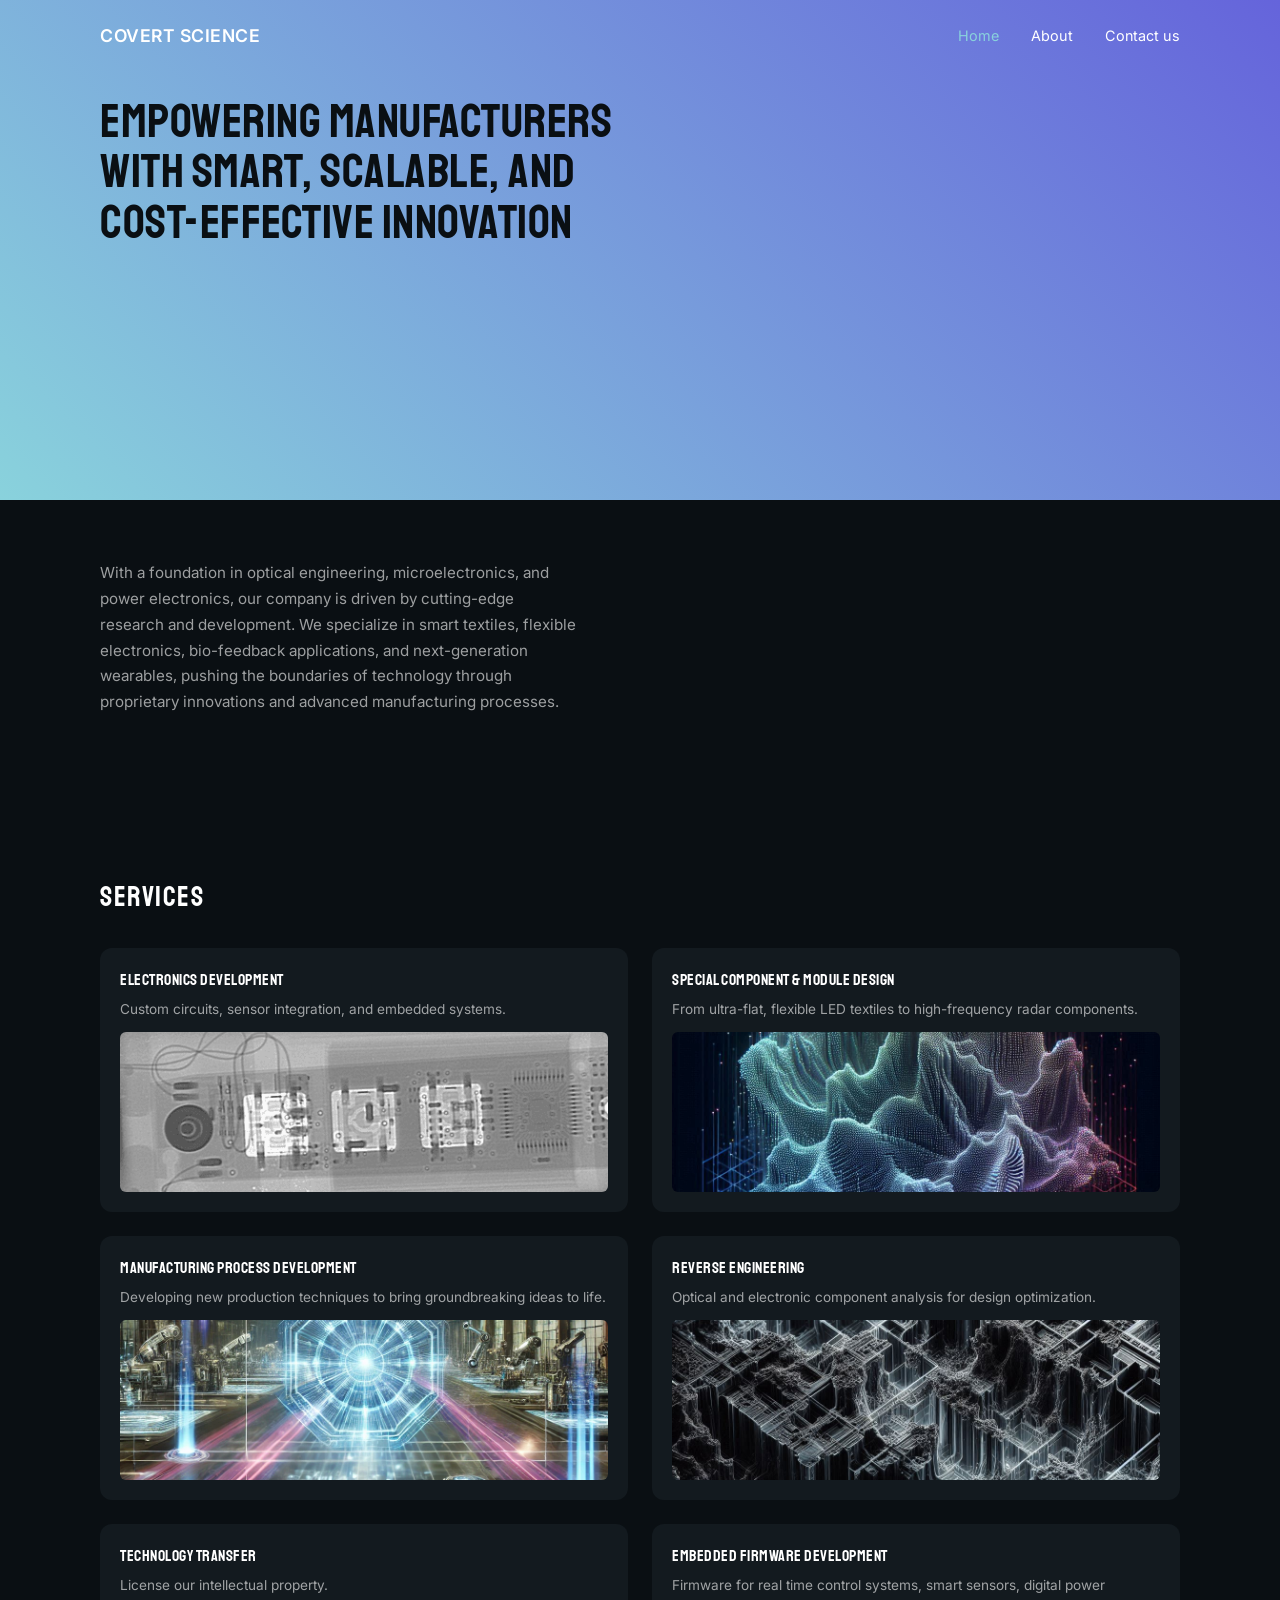
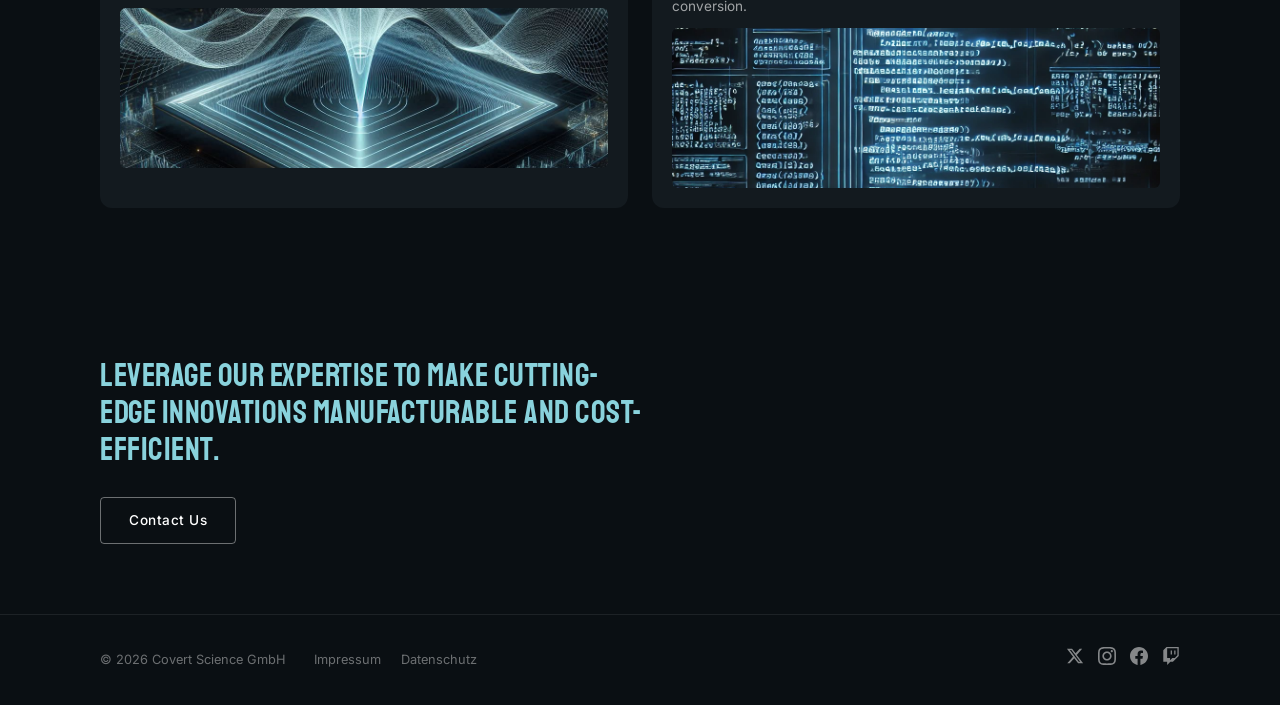
<file: index.html>
<!DOCTYPE html>
<html lang="en">
<head>
    <meta charset="UTF-8">
    <meta name="viewport" content="width=device-width, initial-scale=1.0">
    <title>Covert Science - Smart, Scalable, and Cost-Effective Innovation</title>
    <meta name="description" content="Empowering Manufacturers with Smart, Scalable, and Cost-Effective Innovation. Optical engineering, microelectronics, power electronics, and advanced materials research.">
    <link rel="icon" type="image/svg+xml" href="images/favicon.svg">
    <link rel="preconnect" href="https://fonts.googleapis.com">
    <link rel="preconnect" href="https://fonts.gstatic.com" crossorigin>
    <link href="https://fonts.googleapis.com/css2?family=Inter:wght@400;500;600;700&family=Staatliches&display=swap" rel="stylesheet">
    <link rel="stylesheet" href="css/style.css">
</head>
<body>
    <!-- Navigation -->
    <nav class="nav">
        <div class="nav-container">
            <a href="index.html" class="nav-logo">COVERT SCIENCE</a>
            <button class="nav-toggle" aria-label="Toggle menu">
                <span></span>
                <span></span>
                <span></span>
            </button>
            <ul class="nav-links">
                <li><a href="index.html" class="active">Home</a></li>
                <li><a href="about-us.html">About</a></li>
                <li><a href="contact-us.html">Contact us</a></li>
            </ul>
        </div>
    </nav>

    <!-- Hero Section with Gradient -->
    <section class="hero">
        <h1 class="hero-headline">Empowering Manufacturers with Smart, Scalable, and Cost-Effective Innovation</h1>
    </section>

    <!-- Description Section -->
    <section class="description-section">
        <div class="container">
            <p class="description-text">With a foundation in optical engineering, microelectronics, and power electronics, our company is driven by cutting-edge research and development. We specialize in smart textiles, flexible electronics, bio-feedback applications, and next-generation wearables, pushing the boundaries of technology through proprietary innovations and advanced manufacturing processes.</p>
        </div>
    </section>

    <!-- Services Section -->
    <section class="section section-dark">
        <div class="container">
            <h2 class="services-heading">Services</h2>
            <div class="services-grid">
                <!-- Electronics Development -->
                <div class="service-card">
                    <div class="service-card-content">
                        <h3>Electronics Development</h3>
                        <p>Custom circuits, sensor integration, and embedded systems.</p>
                    </div>
                    <img src="images/electronics-development.png" alt="Electronics Development" class="service-card-image">
                </div>

                <!-- Special Component & Module Design -->
                <div class="service-card">
                    <div class="service-card-content">
                        <h3>Special Component & Module Design</h3>
                        <p>From ultra-flat, flexible LED textiles to high-frequency radar components.</p>
                    </div>
                    <img src="images/component-design.jpg" alt="Special Component & Module Design" class="service-card-image">
                </div>

                <!-- Manufacturing Process Development -->
                <div class="service-card">
                    <div class="service-card-content">
                        <h3>Manufacturing Process Development</h3>
                        <p>Developing new production techniques to bring groundbreaking ideas to life.</p>
                    </div>
                    <img src="images/manufacturing-process.webp" alt="Manufacturing Process Development" class="service-card-image">
                </div>

                <!-- Reverse Engineering -->
                <div class="service-card">
                    <div class="service-card-content">
                        <h3>Reverse Engineering</h3>
                        <p>Optical and electronic component analysis for design optimization.</p>
                    </div>
                    <img src="images/reverse-engineering.jpg" alt="Reverse Engineering" class="service-card-image">
                </div>

                <!-- Technology Transfer -->
                <div class="service-card">
                    <div class="service-card-content">
                        <h3>Technology Transfer</h3>
                        <p>License our intellectual property.</p>
                    </div>
                    <img src="images/technology-transfer.jpg" alt="Technology Transfer" class="service-card-image">
                </div>

                <!-- Embedded Firmware Development -->
                <div class="service-card">
                    <div class="service-card-content">
                        <h3>Embedded Firmware Development</h3>
                        <p>Firmware for real time control systems, smart sensors, digital power conversion.</p>
                    </div>
                    <img src="images/firmware-development.webp" alt="Embedded Firmware Development" class="service-card-image">
                </div>
            </div>
        </div>
    </section>

    <!-- CTA Section -->
    <section class="cta">
        <div class="container">
            <p class="cta-text">Leverage our expertise to make cutting-edge innovations manufacturable and cost-efficient.</p>
            <a href="contact-us.html" class="btn btn-primary">Contact Us</a>
        </div>
    </section>

    <!-- Footer -->
    <footer class="footer">
        <div class="container">
            <div class="footer-content">
                <div class="footer-left">
                    <p class="footer-copyright">&copy; 2026 Covert Science GmbH</p>
                    <div class="footer-links">
                        <a href="impressum.html">Impressum</a>
                        <a href="datenschutz.html">Datenschutz</a>
                    </div>
                </div>
                <div class="footer-social">
                    <a href="#" aria-label="Twitter"><svg width="20" height="20" fill="currentColor" viewBox="0 0 24 24"><path d="M18.244 2.25h3.308l-7.227 8.26 8.502 11.24H16.17l-5.214-6.817L4.99 21.75H1.68l7.73-8.835L1.254 2.25H8.08l4.713 6.231zm-1.161 17.52h1.833L7.084 4.126H5.117z"/></svg></a>
                    <a href="#" aria-label="Instagram"><svg width="20" height="20" fill="currentColor" viewBox="0 0 24 24"><path d="M12 2.163c3.204 0 3.584.012 4.85.07 3.252.148 4.771 1.691 4.919 4.919.058 1.265.069 1.645.069 4.849 0 3.205-.012 3.584-.069 4.849-.149 3.225-1.664 4.771-4.919 4.919-1.266.058-1.644.07-4.85.07-3.204 0-3.584-.012-4.849-.07-3.26-.149-4.771-1.699-4.919-4.92-.058-1.265-.07-1.644-.07-4.849 0-3.204.013-3.583.07-4.849.149-3.227 1.664-4.771 4.919-4.919 1.266-.057 1.645-.069 4.849-.069zm0-2.163c-3.259 0-3.667.014-4.947.072-4.358.2-6.78 2.618-6.98 6.98-.059 1.281-.073 1.689-.073 4.948 0 3.259.014 3.668.072 4.948.2 4.358 2.618 6.78 6.98 6.98 1.281.058 1.689.072 4.948.072 3.259 0 3.668-.014 4.948-.072 4.354-.2 6.782-2.618 6.979-6.98.059-1.28.073-1.689.073-4.948 0-3.259-.014-3.667-.072-4.947-.196-4.354-2.617-6.78-6.979-6.98-1.281-.059-1.69-.073-4.949-.073zm0 5.838c-3.403 0-6.162 2.759-6.162 6.162s2.759 6.163 6.162 6.163 6.162-2.759 6.162-6.163c0-3.403-2.759-6.162-6.162-6.162zm0 10.162c-2.209 0-4-1.79-4-4 0-2.209 1.791-4 4-4s4 1.791 4 4c0 2.21-1.791 4-4 4zm6.406-11.845c-.796 0-1.441.645-1.441 1.44s.645 1.44 1.441 1.44c.795 0 1.439-.645 1.439-1.44s-.644-1.44-1.439-1.44z"/></svg></a>
                    <a href="#" aria-label="Facebook"><svg width="20" height="20" fill="currentColor" viewBox="0 0 24 24"><path d="M24 12.073c0-6.627-5.373-12-12-12s-12 5.373-12 12c0 5.99 4.388 10.954 10.125 11.854v-8.385H7.078v-3.47h3.047V9.43c0-3.007 1.792-4.669 4.533-4.669 1.312 0 2.686.235 2.686.235v2.953H15.83c-1.491 0-1.956.925-1.956 1.874v2.25h3.328l-.532 3.47h-2.796v8.385C19.612 23.027 24 18.062 24 12.073z"/></svg></a>
                    <a href="#" aria-label="Twitch"><svg width="20" height="20" fill="currentColor" viewBox="0 0 24 24"><path d="M11.571 4.714h1.715v5.143H11.57zm4.715 0H18v5.143h-1.714zM6 0L1.714 4.286v15.428h5.143V24l4.286-4.286h3.428L22.286 12V0zm14.571 11.143l-3.428 3.428h-3.429l-3 3v-3H6.857V1.714h13.714Z"/></svg></a>
                </div>
            </div>
        </div>
    </footer>

    <script>
        // Mobile menu toggle
        document.querySelector('.nav-toggle').addEventListener('click', function() {
            document.querySelector('.nav-links').classList.toggle('active');
        });
    </script>
</body>
</html>
</file>
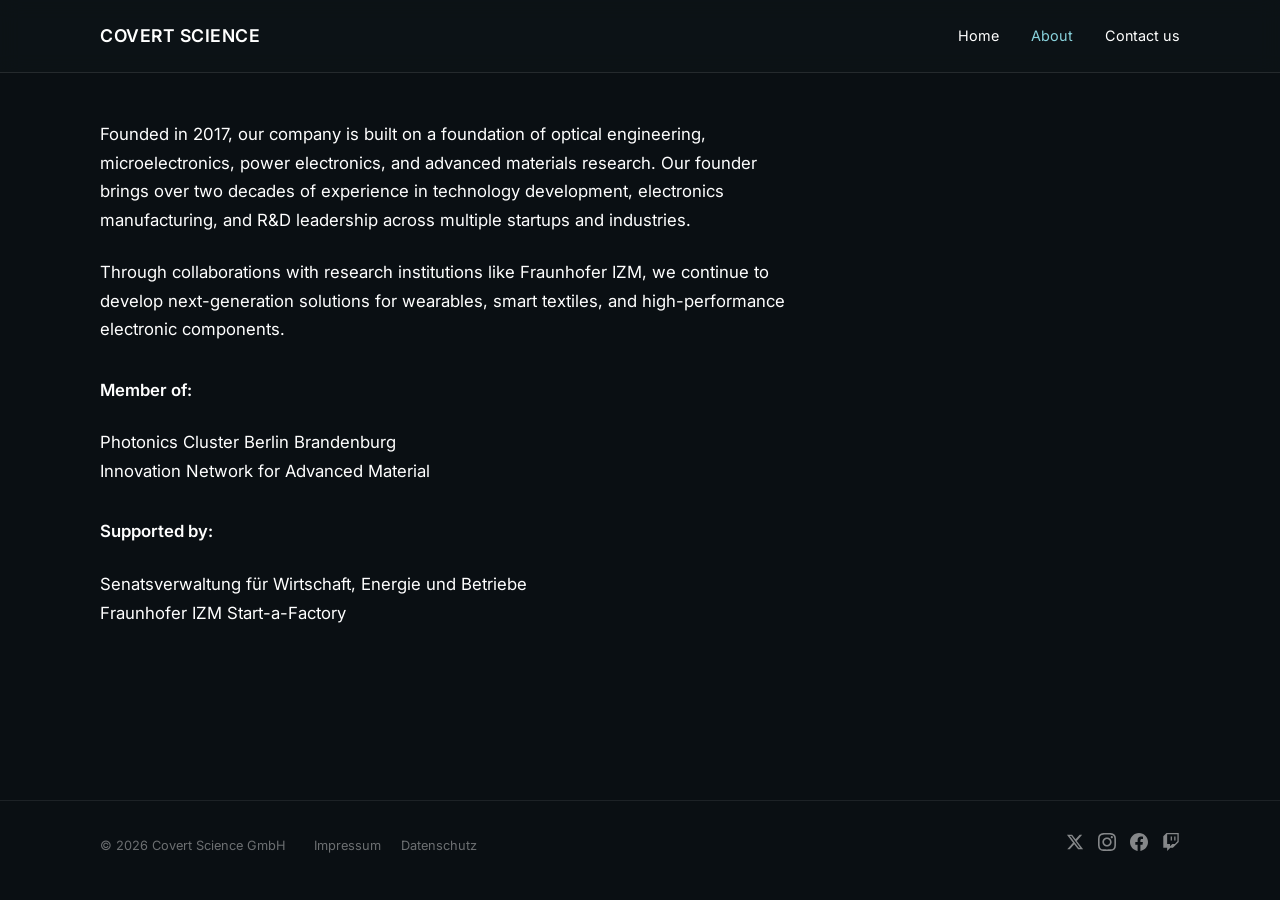
<file: about-us.html>
<!DOCTYPE html>
<html lang="en">
<head>
    <meta charset="UTF-8">
    <meta name="viewport" content="width=device-width, initial-scale=1.0">
    <title>About Us - Covert Science GmbH</title>
    <meta name="description" content="Learn about Covert Science GmbH - specialists in optical engineering, microelectronics, power electronics, and advanced materials research since 2017.">
    <link rel="icon" type="image/svg+xml" href="images/favicon.svg">
    <link rel="preconnect" href="https://fonts.googleapis.com">
    <link rel="preconnect" href="https://fonts.gstatic.com" crossorigin>
    <link href="https://fonts.googleapis.com/css2?family=Inter:wght@400;500;600;700&family=Staatliches&display=swap" rel="stylesheet">
    <link rel="stylesheet" href="css/style.css">
</head>
<body>
    <!-- Navigation -->
    <nav class="nav nav-fixed">
        <div class="nav-container">
            <a href="index.html" class="nav-logo">COVERT SCIENCE</a>
            <button class="nav-toggle" aria-label="Toggle menu">
                <span></span>
                <span></span>
                <span></span>
            </button>
            <ul class="nav-links">
                <li><a href="index.html">Home</a></li>
                <li><a href="about-us.html" class="active">About</a></li>
                <li><a href="contact-us.html">Contact us</a></li>
            </ul>
        </div>
    </nav>

    <!-- About Content - No Hero, just content on dark background -->
    <section class="about-page">
        <div class="container">
            <div class="about-text-content">
                <p>Founded in 2017, our company is built on a foundation of optical engineering, microelectronics, power electronics, and advanced materials research. Our founder brings over two decades of experience in technology development, electronics manufacturing, and R&D leadership across multiple startups and industries.</p>

                <p>Through collaborations with research institutions like Fraunhofer IZM, we continue to develop next-generation solutions for wearables, smart textiles, and high-performance electronic components.</p>

                <p class="about-label">Member of:</p>
                <p>Photonics Cluster Berlin Brandenburg<br>
                Innovation Network for Advanced Material</p>

                <p class="about-label">Supported by:</p>
                <p>Senatsverwaltung für Wirtschaft, Energie und Betriebe<br>
                Fraunhofer IZM Start-a-Factory</p>
            </div>
        </div>
    </section>

    <!-- Footer -->
    <footer class="footer">
        <div class="container">
            <div class="footer-content">
                <div class="footer-left">
                    <p class="footer-copyright">&copy; 2026 Covert Science GmbH</p>
                    <div class="footer-links">
                        <a href="impressum.html">Impressum</a>
                        <a href="datenschutz.html">Datenschutz</a>
                    </div>
                </div>
                <div class="footer-social">
                    <a href="#" aria-label="Twitter"><svg width="20" height="20" fill="currentColor" viewBox="0 0 24 24"><path d="M18.244 2.25h3.308l-7.227 8.26 8.502 11.24H16.17l-5.214-6.817L4.99 21.75H1.68l7.73-8.835L1.254 2.25H8.08l4.713 6.231zm-1.161 17.52h1.833L7.084 4.126H5.117z"/></svg></a>
                    <a href="#" aria-label="Instagram"><svg width="20" height="20" fill="currentColor" viewBox="0 0 24 24"><path d="M12 2.163c3.204 0 3.584.012 4.85.07 3.252.148 4.771 1.691 4.919 4.919.058 1.265.069 1.645.069 4.849 0 3.205-.012 3.584-.069 4.849-.149 3.225-1.664 4.771-4.919 4.919-1.266.058-1.644.07-4.85.07-3.204 0-3.584-.012-4.849-.07-3.26-.149-4.771-1.699-4.919-4.92-.058-1.265-.07-1.644-.07-4.849 0-3.204.013-3.583.07-4.849.149-3.227 1.664-4.771 4.919-4.919 1.266-.057 1.645-.069 4.849-.069zm0-2.163c-3.259 0-3.667.014-4.947.072-4.358.2-6.78 2.618-6.98 6.98-.059 1.281-.073 1.689-.073 4.948 0 3.259.014 3.668.072 4.948.2 4.358 2.618 6.78 6.98 6.98 1.281.058 1.689.072 4.948.072 3.259 0 3.668-.014 4.948-.072 4.354-.2 6.782-2.618 6.979-6.98.059-1.28.073-1.689.073-4.948 0-3.259-.014-3.667-.072-4.947-.196-4.354-2.617-6.78-6.979-6.98-1.281-.059-1.69-.073-4.949-.073zm0 5.838c-3.403 0-6.162 2.759-6.162 6.162s2.759 6.163 6.162 6.163 6.162-2.759 6.162-6.163c0-3.403-2.759-6.162-6.162-6.162zm0 10.162c-2.209 0-4-1.79-4-4 0-2.209 1.791-4 4-4s4 1.791 4 4c0 2.21-1.791 4-4 4zm6.406-11.845c-.796 0-1.441.645-1.441 1.44s.645 1.44 1.441 1.44c.795 0 1.439-.645 1.439-1.44s-.644-1.44-1.439-1.44z"/></svg></a>
                    <a href="#" aria-label="Facebook"><svg width="20" height="20" fill="currentColor" viewBox="0 0 24 24"><path d="M24 12.073c0-6.627-5.373-12-12-12s-12 5.373-12 12c0 5.99 4.388 10.954 10.125 11.854v-8.385H7.078v-3.47h3.047V9.43c0-3.007 1.792-4.669 4.533-4.669 1.312 0 2.686.235 2.686.235v2.953H15.83c-1.491 0-1.956.925-1.956 1.874v2.25h3.328l-.532 3.47h-2.796v8.385C19.612 23.027 24 18.062 24 12.073z"/></svg></a>
                    <a href="#" aria-label="Twitch"><svg width="20" height="20" fill="currentColor" viewBox="0 0 24 24"><path d="M11.571 4.714h1.715v5.143H11.57zm4.715 0H18v5.143h-1.714zM6 0L1.714 4.286v15.428h5.143V24l4.286-4.286h3.428L22.286 12V0zm14.571 11.143l-3.428 3.428h-3.429l-3 3v-3H6.857V1.714h13.714Z"/></svg></a>
                </div>
            </div>
        </div>
    </footer>

    <script>
        // Mobile menu toggle
        document.querySelector('.nav-toggle').addEventListener('click', function() {
            document.querySelector('.nav-links').classList.toggle('active');
        });
    </script>
</body>
</html>
</file>
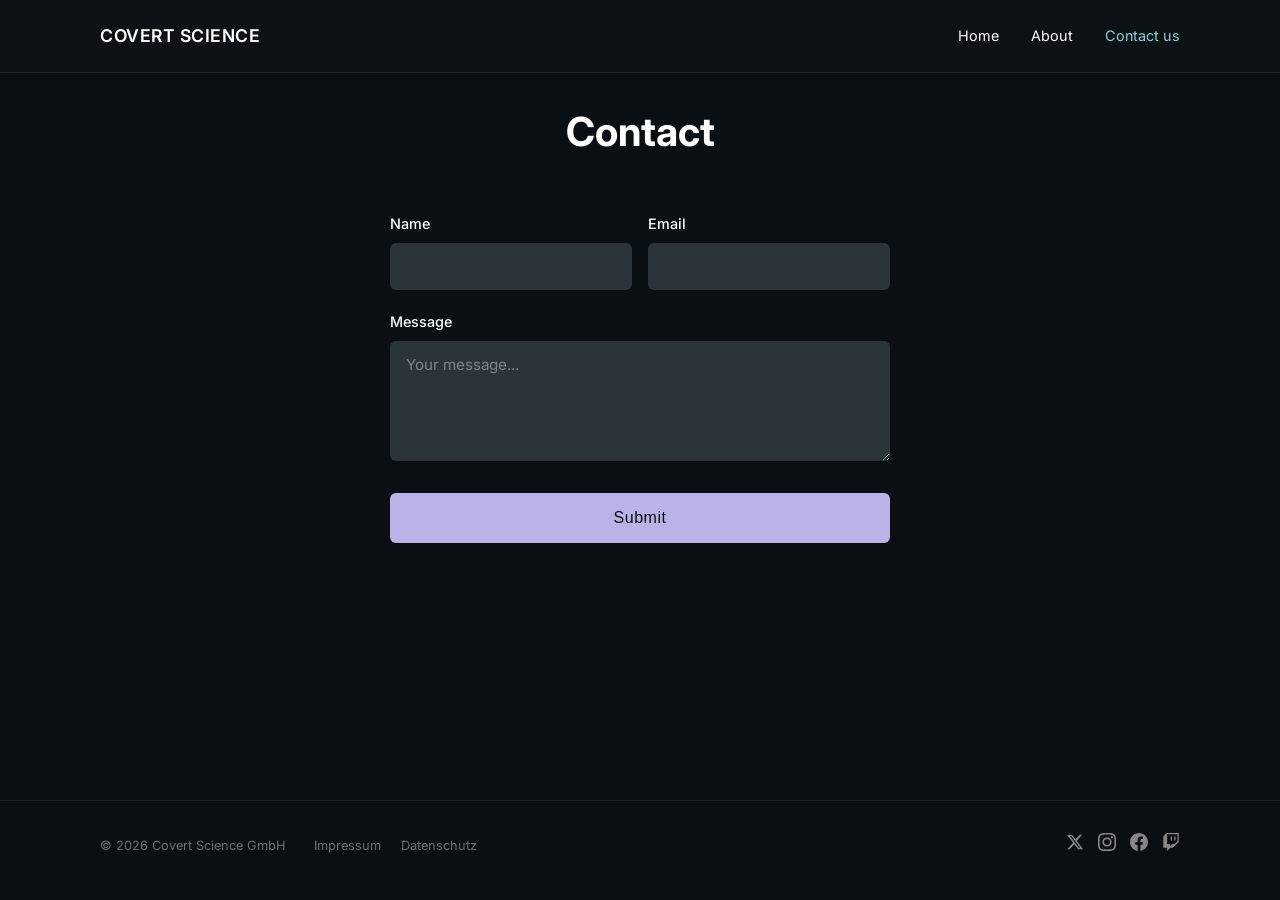
<file: contact-us.html>
<!DOCTYPE html>
<html lang="en">
<head>
    <meta charset="UTF-8">
    <meta name="viewport" content="width=device-width, initial-scale=1.0">
    <title>Contact Us - Covert Science GmbH</title>
    <meta name="description" content="Get in touch with Covert Science GmbH. Contact us to discuss your technology and manufacturing needs.">
    <link rel="icon" type="image/svg+xml" href="images/favicon.svg">
    <link rel="preconnect" href="https://fonts.googleapis.com">
    <link rel="preconnect" href="https://fonts.gstatic.com" crossorigin>
    <link href="https://fonts.googleapis.com/css2?family=Inter:wght@400;500;600;700&family=Staatliches&display=swap" rel="stylesheet">
    <link rel="stylesheet" href="css/style.css">
</head>
<body>
    <!-- Navigation -->
    <nav class="nav nav-fixed">
        <div class="nav-container">
            <a href="index.html" class="nav-logo">COVERT SCIENCE</a>
            <button class="nav-toggle" aria-label="Toggle menu">
                <span></span>
                <span></span>
                <span></span>
            </button>
            <ul class="nav-links">
                <li><a href="index.html">Home</a></li>
                <li><a href="about-us.html">About</a></li>
                <li><a href="contact-us.html" class="active">Contact us</a></li>
            </ul>
        </div>
    </nav>

    <!-- Contact Page - No gradient hero -->
    <section class="contact-page">
        <div class="container">
            <h1 class="contact-title">Contact</h1>

            <div class="contact-form-container">
                <p class="form-success" id="formSuccess" hidden>Thanks — your message has been sent. We'll be in touch shortly.</p>
                <form action="https://formsubmit.co/info@covert.science" method="POST" class="contact-form">
                    <!-- FormSubmit config -->
                    <input type="hidden" name="_subject" value="New enquiry via covert.science">
                    <input type="hidden" name="_template" value="table">
                    <input type="hidden" name="_captcha" value="false">
                    <input type="hidden" name="_next" value="https://covert.science/contact-us.html?sent=1">
                    <!-- honeypot: bots fill this, humans don't -->
                    <input type="text" name="_honey" tabindex="-1" autocomplete="off" style="display:none">
                    <div class="form-row">
                        <div class="form-group">
                            <label for="name">Name</label>
                            <input type="text" id="name" name="name" required>
                        </div>
                        <div class="form-group">
                            <label for="email">Email</label>
                            <input type="email" id="email" name="email" required>
                        </div>
                    </div>

                    <div class="form-group">
                        <label for="message">Message</label>
                        <textarea id="message" name="message" placeholder="Your message..." required></textarea>
                    </div>

                    <div class="form-submit">
                        <button type="submit" class="btn btn-submit">Submit</button>
                    </div>
                </form>
            </div>
        </div>
    </section>

    <!-- Footer -->
    <footer class="footer">
        <div class="container">
            <div class="footer-content">
                <div class="footer-left">
                    <p class="footer-copyright">&copy; 2026 Covert Science GmbH</p>
                    <div class="footer-links">
                        <a href="impressum.html">Impressum</a>
                        <a href="datenschutz.html">Datenschutz</a>
                    </div>
                </div>
                <div class="footer-social">
                    <a href="#" aria-label="Twitter"><svg width="20" height="20" fill="currentColor" viewBox="0 0 24 24"><path d="M18.244 2.25h3.308l-7.227 8.26 8.502 11.24H16.17l-5.214-6.817L4.99 21.75H1.68l7.73-8.835L1.254 2.25H8.08l4.713 6.231zm-1.161 17.52h1.833L7.084 4.126H5.117z"/></svg></a>
                    <a href="#" aria-label="Instagram"><svg width="20" height="20" fill="currentColor" viewBox="0 0 24 24"><path d="M12 2.163c3.204 0 3.584.012 4.85.07 3.252.148 4.771 1.691 4.919 4.919.058 1.265.069 1.645.069 4.849 0 3.205-.012 3.584-.069 4.849-.149 3.225-1.664 4.771-4.919 4.919-1.266.058-1.644.07-4.85.07-3.204 0-3.584-.012-4.849-.07-3.26-.149-4.771-1.699-4.919-4.92-.058-1.265-.07-1.644-.07-4.849 0-3.204.013-3.583.07-4.849.149-3.227 1.664-4.771 4.919-4.919 1.266-.057 1.645-.069 4.849-.069zm0-2.163c-3.259 0-3.667.014-4.947.072-4.358.2-6.78 2.618-6.98 6.98-.059 1.281-.073 1.689-.073 4.948 0 3.259.014 3.668.072 4.948.2 4.358 2.618 6.78 6.98 6.98 1.281.058 1.689.072 4.948.072 3.259 0 3.668-.014 4.948-.072 4.354-.2 6.782-2.618 6.979-6.98.059-1.28.073-1.689.073-4.948 0-3.259-.014-3.667-.072-4.947-.196-4.354-2.617-6.78-6.979-6.98-1.281-.059-1.69-.073-4.949-.073zm0 5.838c-3.403 0-6.162 2.759-6.162 6.162s2.759 6.163 6.162 6.163 6.162-2.759 6.162-6.163c0-3.403-2.759-6.162-6.162-6.162zm0 10.162c-2.209 0-4-1.79-4-4 0-2.209 1.791-4 4-4s4 1.791 4 4c0 2.21-1.791 4-4 4zm6.406-11.845c-.796 0-1.441.645-1.441 1.44s.645 1.44 1.441 1.44c.795 0 1.439-.645 1.439-1.44s-.644-1.44-1.439-1.44z"/></svg></a>
                    <a href="#" aria-label="Facebook"><svg width="20" height="20" fill="currentColor" viewBox="0 0 24 24"><path d="M24 12.073c0-6.627-5.373-12-12-12s-12 5.373-12 12c0 5.99 4.388 10.954 10.125 11.854v-8.385H7.078v-3.47h3.047V9.43c0-3.007 1.792-4.669 4.533-4.669 1.312 0 2.686.235 2.686.235v2.953H15.83c-1.491 0-1.956.925-1.956 1.874v2.25h3.328l-.532 3.47h-2.796v8.385C19.612 23.027 24 18.062 24 12.073z"/></svg></a>
                    <a href="#" aria-label="Twitch"><svg width="20" height="20" fill="currentColor" viewBox="0 0 24 24"><path d="M11.571 4.714h1.715v5.143H11.57zm4.715 0H18v5.143h-1.714zM6 0L1.714 4.286v15.428h5.143V24l4.286-4.286h3.428L22.286 12V0zm14.571 11.143l-3.428 3.428h-3.429l-3 3v-3H6.857V1.714h13.714Z"/></svg></a>
                </div>
            </div>
        </div>
    </footer>

    <script>
        // Mobile menu toggle
        document.querySelector('.nav-toggle').addEventListener('click', function() {
            document.querySelector('.nav-links').classList.toggle('active');
        });

        // Show success message after a FormSubmit redirect (?sent=1)
        if (new URLSearchParams(window.location.search).has('sent')) {
            var s = document.getElementById('formSuccess');
            if (s) { s.hidden = false; s.scrollIntoView({ behavior: 'smooth', block: 'center' }); }
        }
    </script>
</body>
</html>
</file>
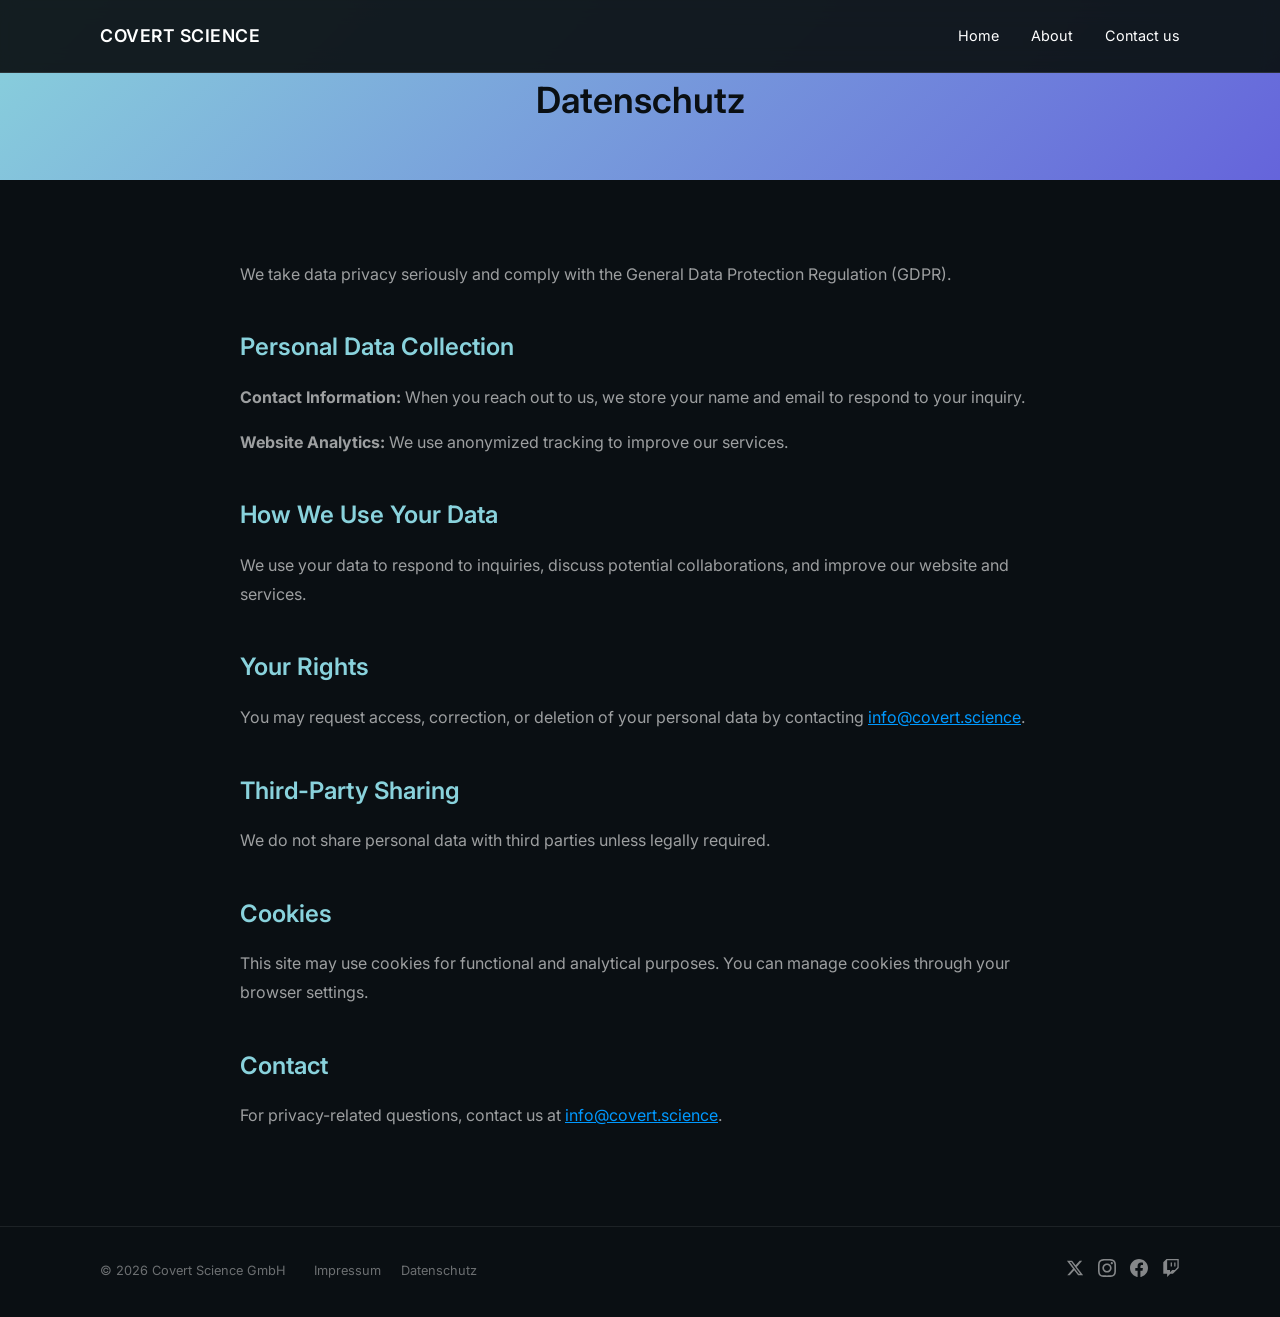
<file: datenschutz.html>
<!DOCTYPE html>
<html lang="en">
<head>
    <meta charset="UTF-8">
    <meta name="viewport" content="width=device-width, initial-scale=1.0">
    <title>Privacy Policy - Covert Science GmbH</title>
    <meta name="description" content="Privacy policy for Covert Science GmbH - Information about how we handle your personal data.">
    <link rel="icon" type="image/svg+xml" href="images/favicon.svg">
    <link rel="preconnect" href="https://fonts.googleapis.com">
    <link rel="preconnect" href="https://fonts.gstatic.com" crossorigin>
    <link href="https://fonts.googleapis.com/css2?family=Inter:wght@400;500;600;700&family=Staatliches&display=swap" rel="stylesheet">
    <link rel="stylesheet" href="css/style.css">
</head>
<body>
    <!-- Navigation -->
    <nav class="nav nav-fixed">
        <div class="nav-container">
            <a href="index.html" class="nav-logo">COVERT SCIENCE</a>
            <button class="nav-toggle" aria-label="Toggle menu">
                <span></span>
                <span></span>
                <span></span>
            </button>
            <ul class="nav-links">
                <li><a href="index.html">Home</a></li>
                <li><a href="about-us.html">About</a></li>
                <li><a href="contact-us.html">Contact us</a></li>
            </ul>
        </div>
    </nav>

    <!-- Hero Section -->
    <section class="legal-hero page-header">
        <h1>Datenschutz</h1>
    </section>

    <!-- Privacy Content -->
    <section class="section section-dark">
        <div class="container">
            <div class="legal-content">
                <p>We take data privacy seriously and comply with the General Data Protection Regulation (GDPR).</p>

                <h2>Personal Data Collection</h2>
                <p><strong>Contact Information:</strong> When you reach out to us, we store your name and email to respond to your inquiry.</p>
                <p><strong>Website Analytics:</strong> We use anonymized tracking to improve our services.</p>

                <h2>How We Use Your Data</h2>
                <p>We use your data to respond to inquiries, discuss potential collaborations, and improve our website and services.</p>

                <h2>Your Rights</h2>
                <p>You may request access, correction, or deletion of your personal data by contacting <a href="mailto:info@covert.science">info@covert.science</a>.</p>

                <h2>Third-Party Sharing</h2>
                <p>We do not share personal data with third parties unless legally required.</p>

                <h2>Cookies</h2>
                <p>This site may use cookies for functional and analytical purposes. You can manage cookies through your browser settings.</p>

                <h2>Contact</h2>
                <p>For privacy-related questions, contact us at <a href="mailto:info@covert.science">info@covert.science</a>.</p>
            </div>
        </div>
    </section>

    <!-- Footer -->
    <footer class="footer">
        <div class="container">
            <div class="footer-content">
                <div class="footer-left">
                    <p class="footer-copyright">&copy; 2026 Covert Science GmbH</p>
                    <div class="footer-links">
                        <a href="impressum.html">Impressum</a>
                        <a href="datenschutz.html">Datenschutz</a>
                    </div>
                </div>
                <div class="footer-social">
                    <a href="#" aria-label="Twitter"><svg width="20" height="20" fill="currentColor" viewBox="0 0 24 24"><path d="M18.244 2.25h3.308l-7.227 8.26 8.502 11.24H16.17l-5.214-6.817L4.99 21.75H1.68l7.73-8.835L1.254 2.25H8.08l4.713 6.231zm-1.161 17.52h1.833L7.084 4.126H5.117z"/></svg></a>
                    <a href="#" aria-label="Instagram"><svg width="20" height="20" fill="currentColor" viewBox="0 0 24 24"><path d="M12 2.163c3.204 0 3.584.012 4.85.07 3.252.148 4.771 1.691 4.919 4.919.058 1.265.069 1.645.069 4.849 0 3.205-.012 3.584-.069 4.849-.149 3.225-1.664 4.771-4.919 4.919-1.266.058-1.644.07-4.85.07-3.204 0-3.584-.012-4.849-.07-3.26-.149-4.771-1.699-4.919-4.92-.058-1.265-.07-1.644-.07-4.849 0-3.204.013-3.583.07-4.849.149-3.227 1.664-4.771 4.919-4.919 1.266-.057 1.645-.069 4.849-.069zm0-2.163c-3.259 0-3.667.014-4.947.072-4.358.2-6.78 2.618-6.98 6.98-.059 1.281-.073 1.689-.073 4.948 0 3.259.014 3.668.072 4.948.2 4.358 2.618 6.78 6.98 6.98 1.281.058 1.689.072 4.948.072 3.259 0 3.668-.014 4.948-.072 4.354-.2 6.782-2.618 6.979-6.98.059-1.28.073-1.689.073-4.948 0-3.259-.014-3.667-.072-4.947-.196-4.354-2.617-6.78-6.979-6.98-1.281-.059-1.69-.073-4.949-.073zm0 5.838c-3.403 0-6.162 2.759-6.162 6.162s2.759 6.163 6.162 6.163 6.162-2.759 6.162-6.163c0-3.403-2.759-6.162-6.162-6.162zm0 10.162c-2.209 0-4-1.79-4-4 0-2.209 1.791-4 4-4s4 1.791 4 4c0 2.21-1.791 4-4 4zm6.406-11.845c-.796 0-1.441.645-1.441 1.44s.645 1.44 1.441 1.44c.795 0 1.439-.645 1.439-1.44s-.644-1.44-1.439-1.44z"/></svg></a>
                    <a href="#" aria-label="Facebook"><svg width="20" height="20" fill="currentColor" viewBox="0 0 24 24"><path d="M24 12.073c0-6.627-5.373-12-12-12s-12 5.373-12 12c0 5.99 4.388 10.954 10.125 11.854v-8.385H7.078v-3.47h3.047V9.43c0-3.007 1.792-4.669 4.533-4.669 1.312 0 2.686.235 2.686.235v2.953H15.83c-1.491 0-1.956.925-1.956 1.874v2.25h3.328l-.532 3.47h-2.796v8.385C19.612 23.027 24 18.062 24 12.073z"/></svg></a>
                    <a href="#" aria-label="Twitch"><svg width="20" height="20" fill="currentColor" viewBox="0 0 24 24"><path d="M11.571 4.714h1.715v5.143H11.57zm4.715 0H18v5.143h-1.714zM6 0L1.714 4.286v15.428h5.143V24l4.286-4.286h3.428L22.286 12V0zm14.571 11.143l-3.428 3.428h-3.429l-3 3v-3H6.857V1.714h13.714Z"/></svg></a>
                </div>
            </div>
        </div>
    </footer>

    <script>
        // Mobile menu toggle
        document.querySelector('.nav-toggle').addEventListener('click', function() {
            document.querySelector('.nav-links').classList.toggle('active');
        });
    </script>
</body>
</html>
</file>
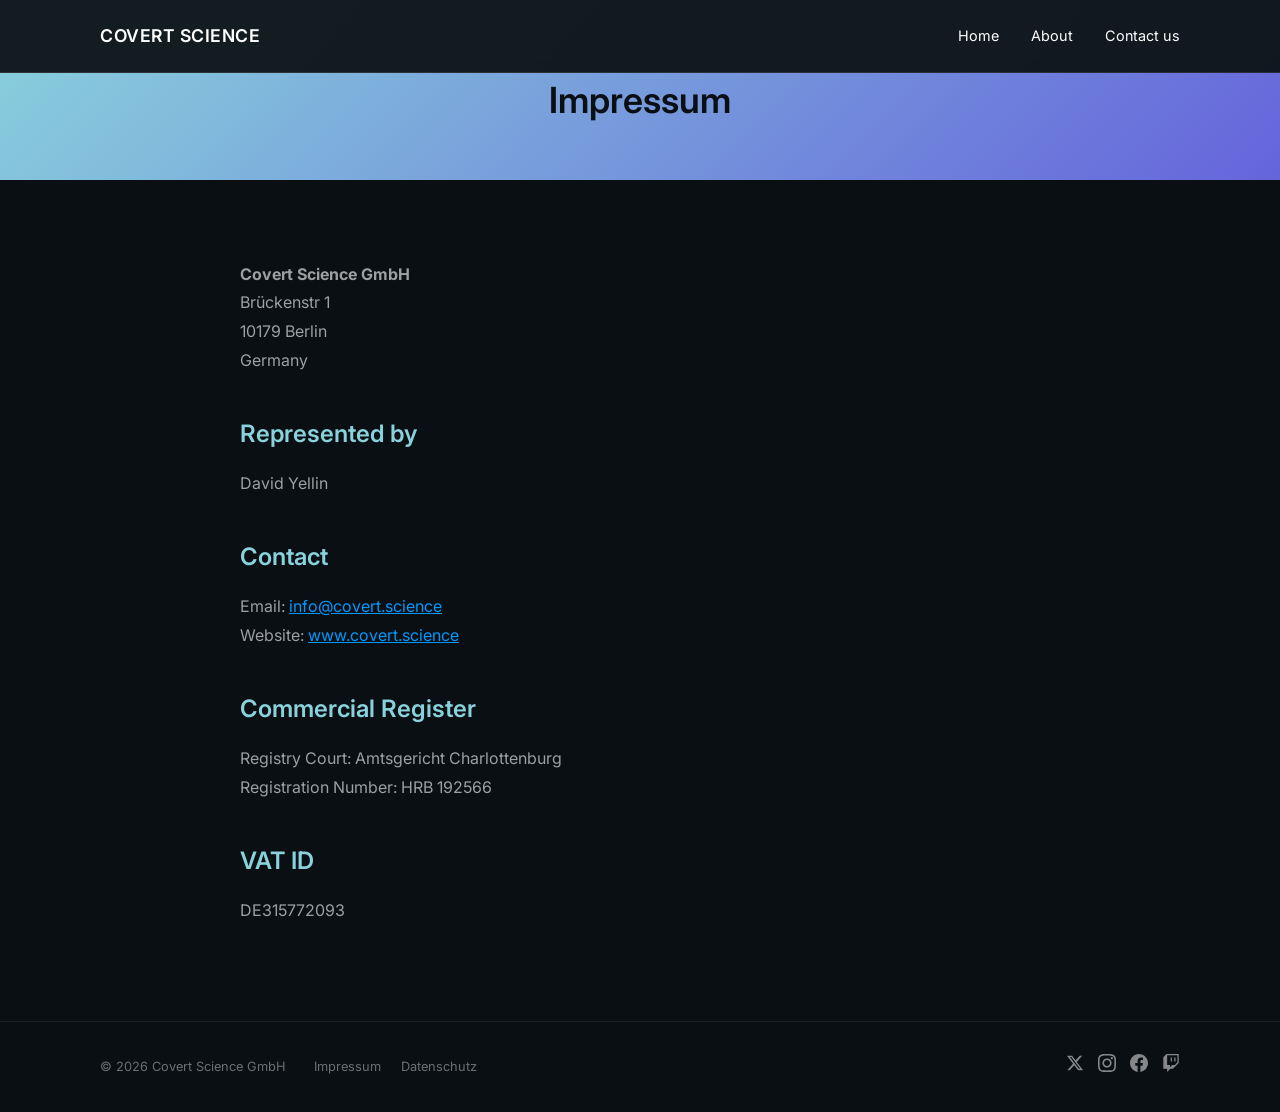
<file: impressum.html>
<!DOCTYPE html>
<html lang="en">
<head>
    <meta charset="UTF-8">
    <meta name="viewport" content="width=device-width, initial-scale=1.0">
    <title>Impressum - Covert Science GmbH</title>
    <meta name="description" content="Legal notice and company information for Covert Science GmbH, Berlin.">
    <link rel="icon" type="image/svg+xml" href="images/favicon.svg">
    <link rel="preconnect" href="https://fonts.googleapis.com">
    <link rel="preconnect" href="https://fonts.gstatic.com" crossorigin>
    <link href="https://fonts.googleapis.com/css2?family=Inter:wght@400;500;600;700&family=Staatliches&display=swap" rel="stylesheet">
    <link rel="stylesheet" href="css/style.css">
</head>
<body>
    <!-- Navigation -->
    <nav class="nav nav-fixed">
        <div class="nav-container">
            <a href="index.html" class="nav-logo">COVERT SCIENCE</a>
            <button class="nav-toggle" aria-label="Toggle menu">
                <span></span>
                <span></span>
                <span></span>
            </button>
            <ul class="nav-links">
                <li><a href="index.html">Home</a></li>
                <li><a href="about-us.html">About</a></li>
                <li><a href="contact-us.html">Contact us</a></li>
            </ul>
        </div>
    </nav>

    <!-- Hero Section -->
    <section class="legal-hero page-header">
        <h1>Impressum</h1>
    </section>

    <!-- Legal Content -->
    <section class="section section-dark">
        <div class="container">
            <div class="legal-content">
                <p>
                    <strong>Covert Science GmbH</strong><br>
                    Brückenstr 1<br>
                    10179 Berlin<br>
                    Germany
                </p>

                <h2>Represented by</h2>
                <p>David Yellin</p>

                <h2>Contact</h2>
                <p>
                    Email: <a href="mailto:info@covert.science">info@covert.science</a><br>
                    Website: <a href="https://www.covert.science">www.covert.science</a>
                </p>

                <h2>Commercial Register</h2>
                <p>
                    Registry Court: Amtsgericht Charlottenburg<br>
                    Registration Number: HRB 192566
                </p>

                <h2>VAT ID</h2>
                <p>DE315772093</p>
            </div>
        </div>
    </section>

    <!-- Footer -->
    <footer class="footer">
        <div class="container">
            <div class="footer-content">
                <div class="footer-left">
                    <p class="footer-copyright">&copy; 2026 Covert Science GmbH</p>
                    <div class="footer-links">
                        <a href="impressum.html">Impressum</a>
                        <a href="datenschutz.html">Datenschutz</a>
                    </div>
                </div>
                <div class="footer-social">
                    <a href="#" aria-label="Twitter"><svg width="20" height="20" fill="currentColor" viewBox="0 0 24 24"><path d="M18.244 2.25h3.308l-7.227 8.26 8.502 11.24H16.17l-5.214-6.817L4.99 21.75H1.68l7.73-8.835L1.254 2.25H8.08l4.713 6.231zm-1.161 17.52h1.833L7.084 4.126H5.117z"/></svg></a>
                    <a href="#" aria-label="Instagram"><svg width="20" height="20" fill="currentColor" viewBox="0 0 24 24"><path d="M12 2.163c3.204 0 3.584.012 4.85.07 3.252.148 4.771 1.691 4.919 4.919.058 1.265.069 1.645.069 4.849 0 3.205-.012 3.584-.069 4.849-.149 3.225-1.664 4.771-4.919 4.919-1.266.058-1.644.07-4.85.07-3.204 0-3.584-.012-4.849-.07-3.26-.149-4.771-1.699-4.919-4.92-.058-1.265-.07-1.644-.07-4.849 0-3.204.013-3.583.07-4.849.149-3.227 1.664-4.771 4.919-4.919 1.266-.057 1.645-.069 4.849-.069zm0-2.163c-3.259 0-3.667.014-4.947.072-4.358.2-6.78 2.618-6.98 6.98-.059 1.281-.073 1.689-.073 4.948 0 3.259.014 3.668.072 4.948.2 4.358 2.618 6.78 6.98 6.98 1.281.058 1.689.072 4.948.072 3.259 0 3.668-.014 4.948-.072 4.354-.2 6.782-2.618 6.979-6.98.059-1.28.073-1.689.073-4.948 0-3.259-.014-3.667-.072-4.947-.196-4.354-2.617-6.78-6.979-6.98-1.281-.059-1.69-.073-4.949-.073zm0 5.838c-3.403 0-6.162 2.759-6.162 6.162s2.759 6.163 6.162 6.163 6.162-2.759 6.162-6.163c0-3.403-2.759-6.162-6.162-6.162zm0 10.162c-2.209 0-4-1.79-4-4 0-2.209 1.791-4 4-4s4 1.791 4 4c0 2.21-1.791 4-4 4zm6.406-11.845c-.796 0-1.441.645-1.441 1.44s.645 1.44 1.441 1.44c.795 0 1.439-.645 1.439-1.44s-.644-1.44-1.439-1.44z"/></svg></a>
                    <a href="#" aria-label="Facebook"><svg width="20" height="20" fill="currentColor" viewBox="0 0 24 24"><path d="M24 12.073c0-6.627-5.373-12-12-12s-12 5.373-12 12c0 5.99 4.388 10.954 10.125 11.854v-8.385H7.078v-3.47h3.047V9.43c0-3.007 1.792-4.669 4.533-4.669 1.312 0 2.686.235 2.686.235v2.953H15.83c-1.491 0-1.956.925-1.956 1.874v2.25h3.328l-.532 3.47h-2.796v8.385C19.612 23.027 24 18.062 24 12.073z"/></svg></a>
                    <a href="#" aria-label="Twitch"><svg width="20" height="20" fill="currentColor" viewBox="0 0 24 24"><path d="M11.571 4.714h1.715v5.143H11.57zm4.715 0H18v5.143h-1.714zM6 0L1.714 4.286v15.428h5.143V24l4.286-4.286h3.428L22.286 12V0zm14.571 11.143l-3.428 3.428h-3.429l-3 3v-3H6.857V1.714h13.714Z"/></svg></a>
                </div>
            </div>
        </div>
    </footer>

    <script>
        // Mobile menu toggle
        document.querySelector('.nav-toggle').addEventListener('click', function() {
            document.querySelector('.nav-links').classList.toggle('active');
        });
    </script>
</body>
</html>
</file>
<file: css/style.css>
/* CSS Reset and Base Styles */
*, *::before, *::after {
    box-sizing: border-box;
    margin: 0;
    padding: 0;
}

:root {
    --bg-primary: #0a0f13;
    --bg-card: #131a1f;
    --bg-input: #1a2228;
    --accent-cyan: #89d2dc;
    --accent-purple: #6564db;
    --accent-blue: #0099ff;
    --text-white: #ffffff;
    --text-muted: rgba(255, 255, 255, 0.6);
    --text-placeholder: #4a5568;
    --gradient: linear-gradient(135deg, var(--accent-cyan) 0%, var(--accent-purple) 100%);
    --font-primary: 'Inter', -apple-system, BlinkMacSystemFont, 'Segoe UI', Roboto, sans-serif;
    --font-display: 'Staatliches', cursive;
    --max-width: 1200px;
    --edge-padding: 100px;
}

html {
    scroll-behavior: smooth;
}

body {
    font-family: var(--font-primary);
    background-color: var(--bg-primary);
    color: var(--text-white);
    line-height: 1.6;
    min-height: 100vh;
}

a {
    color: var(--accent-blue);
    text-decoration: none;
    transition: opacity 0.2s ease;
}

a:hover {
    opacity: 0.8;
}

img {
    max-width: 100%;
    height: auto;
    display: block;
}

/* Container */
.container {
    padding: 0 var(--edge-padding);
}

@media (max-width: 1024px) {
    .container {
        padding: 0 60px;
    }
}

@media (max-width: 768px) {
    .container {
        padding: 0 24px;
    }
}

/* Navigation - Homepage */
.nav {
    position: absolute;
    top: 0;
    left: 0;
    right: 0;
    z-index: 1000;
    background: transparent;
}

/* Navigation - Inner pages (fixed with background) */
.nav-fixed {
    position: fixed;
    background: rgba(13, 19, 23, 0.95);
    backdrop-filter: blur(10px);
    border-bottom: 1px solid rgba(255, 255, 255, 0.1);
}

.nav-container {
    padding: 0 var(--edge-padding);
    display: flex;
    justify-content: space-between;
    align-items: center;
    height: 72px;
}

.nav-logo {
    font-size: 1.1rem;
    font-weight: 600;
    color: var(--text-white);
    text-decoration: none;
    letter-spacing: 0.5px;
}

.nav-logo:hover {
    opacity: 1;
}

.nav-links {
    display: flex;
    gap: 32px;
    list-style: none;
}

.nav-links a {
    color: var(--text-white);
    font-size: 0.9rem;
    font-weight: 400;
    text-decoration: none;
    transition: color 0.2s ease;
}

.nav-links a:hover {
    color: var(--accent-cyan);
    opacity: 1;
}

.nav-links a.active {
    color: var(--accent-cyan);
}

/* Mobile Menu */
.nav-toggle {
    display: none;
    flex-direction: column;
    gap: 5px;
    background: none;
    border: none;
    cursor: pointer;
    padding: 5px;
}

.nav-toggle span {
    display: block;
    width: 24px;
    height: 2px;
    background: var(--text-white);
    transition: transform 0.3s ease;
}

/* Hero Section */
.hero {
    background: linear-gradient(45deg, var(--accent-cyan) 0%, var(--accent-purple) 100%);
    min-height: 500px;
    padding: 96px var(--edge-padding) 56px;
}

.hero-headline {
    font-family: var(--font-display);
    font-size: 3rem;
    font-weight: 400;
    line-height: 1.05;
    color: #0a0f13;
    max-width: 580px;
    text-transform: uppercase;
    letter-spacing: 0.5px;
    text-align: left;
}

/* Description Section */
.description-section {
    background: var(--bg-primary);
    padding: 60px 0 80px;
}

.description-text {
    font-size: 0.95rem;
    color: var(--text-muted);
    line-height: 1.7;
    max-width: 480px;
}

.btn {
    display: inline-block;
    padding: 14px 32px;
    font-size: 0.9rem;
    font-weight: 500;
    border-radius: 4px;
    cursor: pointer;
    transition: all 0.2s ease;
    text-decoration: none;
    border: none;
    letter-spacing: 0.5px;
}

.btn-primary {
    background: var(--text-white);
    color: var(--bg-primary);
}

.btn-primary:hover {
    background: rgba(255, 255, 255, 0.9);
    transform: translateY(-2px);
    opacity: 1;
}

.btn-outline {
    background: transparent;
    color: var(--text-white);
    border: 2px solid var(--text-white);
}

.btn-outline:hover {
    background: var(--text-white);
    color: var(--bg-primary);
    opacity: 1;
}

/* Section Styling */
.section {
    padding: 80px 0;
}

.section-dark {
    background: var(--bg-primary);
}

.section-card {
    background: var(--bg-card);
}

.section-title {
    font-size: 2.25rem;
    font-weight: 700;
    text-align: center;
    margin-bottom: 16px;
}

.section-subtitle {
    font-size: 1.1rem;
    color: var(--text-muted);
    text-align: center;
    max-width: 600px;
    margin: 0 auto 48px;
}

/* Services Section */
.services-heading {
    font-family: var(--font-display);
    font-size: 1.75rem;
    font-weight: 400;
    text-transform: uppercase;
    letter-spacing: 1.5px;
    margin-bottom: 28px;
    color: var(--text-white);
}

.services-grid {
    display: grid;
    grid-template-columns: repeat(2, 1fr);
    gap: 24px;
}

.service-card {
    background: var(--bg-card);
    border-radius: 12px;
    overflow: hidden;
    display: flex;
    flex-direction: column;
}

.service-card-content {
    padding: 20px 20px 12px;
}

.service-card-image {
    width: calc(100% - 40px);
    height: 160px;
    object-fit: cover;
    border-radius: 6px;
    margin: 0 20px 20px;
}

.service-card h3 {
    font-family: var(--font-display);
    font-size: 1rem;
    font-weight: 400;
    text-transform: uppercase;
    letter-spacing: 0.5px;
    margin-bottom: 6px;
    color: var(--text-white);
}

.service-card p {
    font-size: 0.85rem;
    color: var(--text-muted);
    line-height: 1.5;
}

/* CTA Section */
.cta {
    background: var(--bg-primary);
    padding: 70px 0;
}

.cta-text {
    font-family: var(--font-display);
    font-size: 2rem;
    font-weight: 400;
    text-transform: uppercase;
    letter-spacing: 0.5px;
    line-height: 1.15;
    color: var(--accent-cyan);
    margin-bottom: 28px;
    max-width: 550px;
}

.cta .btn {
    background: transparent;
    color: var(--text-white);
    border: 1px solid rgba(255, 255, 255, 0.4);
    padding: 12px 28px;
    font-size: 0.85rem;
}

.cta .btn:hover {
    background: var(--text-white);
    color: var(--bg-primary);
    border-color: var(--text-white);
}

/* About Page - Simple dark background layout */
.about-page {
    background: var(--bg-primary);
    padding-top: 120px;
    padding-bottom: 80px;
    min-height: calc(100vh - 100px);
}

.about-text-content {
    max-width: 700px;
}

.about-text-content p {
    font-size: 1.05rem;
    color: var(--text-white);
    line-height: 1.7;
    margin-bottom: 24px;
}

.about-label {
    font-weight: 600;
    margin-top: 32px;
}

/* Contact Page - Simple dark background layout */
.contact-page {
    background: var(--bg-primary);
    padding-top: 100px;
    padding-bottom: 80px;
    min-height: calc(100vh - 100px);
}

.contact-title {
    font-size: 2.5rem;
    font-weight: 700;
    text-align: center;
    margin-bottom: 48px;
    color: var(--text-white);
}

.contact-form-container {
    max-width: 500px;
    margin: 0 auto;
}

.form-success {
    margin: 0 0 24px;
    padding: 14px 18px;
    border-radius: 6px;
    background: rgba(137, 210, 220, 0.12);
    border: 1px solid var(--accent-cyan);
    color: var(--text-white);
    font-size: 0.95rem;
}

.form-row {
    display: grid;
    grid-template-columns: 1fr 1fr;
    gap: 16px;
}

.form-group {
    margin-bottom: 20px;
}

.form-group label {
    display: block;
    font-size: 0.9rem;
    font-weight: 500;
    margin-bottom: 8px;
    color: var(--text-white);
}

.form-group input,
.form-group textarea {
    width: 100%;
    padding: 14px 16px;
    font-size: 0.95rem;
    font-family: var(--font-primary);
    background: #2a3439;
    border: none;
    border-radius: 6px;
    color: var(--text-white);
    transition: box-shadow 0.2s ease;
}

.form-group input::placeholder,
.form-group textarea::placeholder {
    color: rgba(255, 255, 255, 0.4);
}

.form-group input:focus,
.form-group textarea:focus {
    outline: none;
    box-shadow: 0 0 0 2px var(--accent-cyan);
}

.form-group textarea {
    min-height: 120px;
    resize: vertical;
}

.form-submit {
    margin-top: 24px;
}

.btn-submit {
    width: 100%;
    background: #b8b4e8;
    color: #0a0f13;
    padding: 16px 32px;
    font-size: 1rem;
    font-weight: 500;
    border-radius: 6px;
}

.btn-submit:hover {
    background: #c9c6ed;
    opacity: 1;
}

/* Legal Pages */
.legal-hero {
    background: var(--gradient);
    padding: 140px 100px 50px;
    text-align: center;
}

.legal-hero h1 {
    font-size: 2.25rem;
    font-weight: 600;
    color: #0a0f13;
}

.legal-content {
    max-width: 800px;
    margin: 0 auto;
}

.legal-content h2 {
    font-size: 1.5rem;
    font-weight: 600;
    margin-top: 40px;
    margin-bottom: 16px;
    color: var(--accent-cyan);
}

.legal-content h3 {
    font-size: 1.25rem;
    font-weight: 600;
    margin-top: 32px;
    margin-bottom: 12px;
    color: var(--text-white);
}

.legal-content p {
    font-size: 1rem;
    color: var(--text-muted);
    line-height: 1.8;
    margin-bottom: 16px;
}

.legal-content ul {
    list-style: disc;
    padding-left: 24px;
    margin-bottom: 16px;
}

.legal-content li {
    font-size: 1rem;
    color: var(--text-muted);
    line-height: 1.8;
    margin-bottom: 8px;
}

.legal-content a {
    color: var(--accent-blue);
    text-decoration: underline;
}

/* Footer */
.footer {
    background: var(--bg-primary);
    padding: 32px 0;
    border-top: 1px solid rgba(255, 255, 255, 0.08);
}

.footer-content {
    display: flex;
    justify-content: space-between;
    align-items: center;
}

.footer-left {
    display: flex;
    align-items: center;
    gap: 28px;
}

.footer-copyright {
    font-size: 0.8rem;
    color: rgba(255, 255, 255, 0.4);
}

.footer-links {
    display: flex;
    gap: 20px;
}

.footer-links a {
    font-size: 0.8rem;
    color: rgba(255, 255, 255, 0.4);
    text-decoration: none;
    transition: color 0.2s ease;
}

.footer-links a:hover {
    color: var(--text-white);
}

.footer-social {
    display: flex;
    gap: 14px;
}

.footer-social a {
    color: rgba(255, 255, 255, 0.5);
    transition: color 0.2s ease;
}

.footer-social a:hover {
    color: var(--text-white);
}

.footer-social svg {
    width: 18px;
    height: 18px;
}

/* Page Header (for inner pages) */
.page-header {
    padding-top: 72px;
}

/* Responsive Design */
@media (max-width: 1024px) {
    :root {
        --edge-padding: 60px;
    }

    .hero {
        min-height: 400px;
        padding-top: 80px;
        padding-bottom: 48px;
    }

    .hero-headline {
        font-size: 2.5rem;
    }

    .services-grid {
        gap: 18px;
    }

    .cta-text {
        font-size: 1.75rem;
    }
}

@media (max-width: 768px) {
    :root {
        --edge-padding: 24px;
    }

    .nav-links {
        display: none;
        position: absolute;
        top: 72px;
        left: 0;
        right: 0;
        background: rgba(10, 15, 19, 0.98);
        flex-direction: column;
        padding: 24px;
        gap: 16px;
        border-bottom: 1px solid rgba(255, 255, 255, 0.08);
    }

    .nav-links.active {
        display: flex;
    }

    .nav-toggle {
        display: flex;
    }

    .hero {
        min-height: 280px;
        padding-top: 80px;
        padding-bottom: 36px;
    }

    .hero-headline {
        font-size: 1.75rem;
    }

    .description-section {
        padding: 36px 0 50px;
    }

    .section {
        padding: 50px 0;
    }

    .services-heading {
        font-size: 1.35rem;
    }

    .services-grid {
        grid-template-columns: 1fr;
        gap: 14px;
    }

    .service-card-image {
        height: 140px;
        margin: 0 16px 16px;
        width: calc(100% - 32px);
    }

    .service-card-content {
        padding: 16px 16px 8px;
    }

    .cta {
        padding: 50px 0;
    }

    .cta-text {
        font-size: 1.35rem;
    }

    .legal-hero h1 {
        font-size: 1.75rem;
    }

    .legal-hero {
        padding: 120px 24px 50px;
    }

    .about-page,
    .contact-page {
        padding-top: 100px;
    }

    .contact-title {
        font-size: 2rem;
    }

    .form-row {
        grid-template-columns: 1fr;
    }

    .footer-content {
        flex-direction: column;
        gap: 20px;
        text-align: center;
    }

    .footer-left {
        flex-direction: column;
        gap: 14px;
    }

    .footer-links {
        justify-content: center;
    }

    .footer-social {
        justify-content: center;
    }
}

@media (max-width: 480px) {
    :root {
        --edge-padding: 16px;
    }

    .hero {
        min-height: 220px;
        padding-top: 70px;
        padding-bottom: 30px;
    }

    .hero-headline {
        font-size: 1.5rem;
    }

    .cta-text {
        font-size: 1.25rem;
    }

    .btn {
        padding: 10px 24px;
        font-size: 0.95rem;
    }
}
</file>
